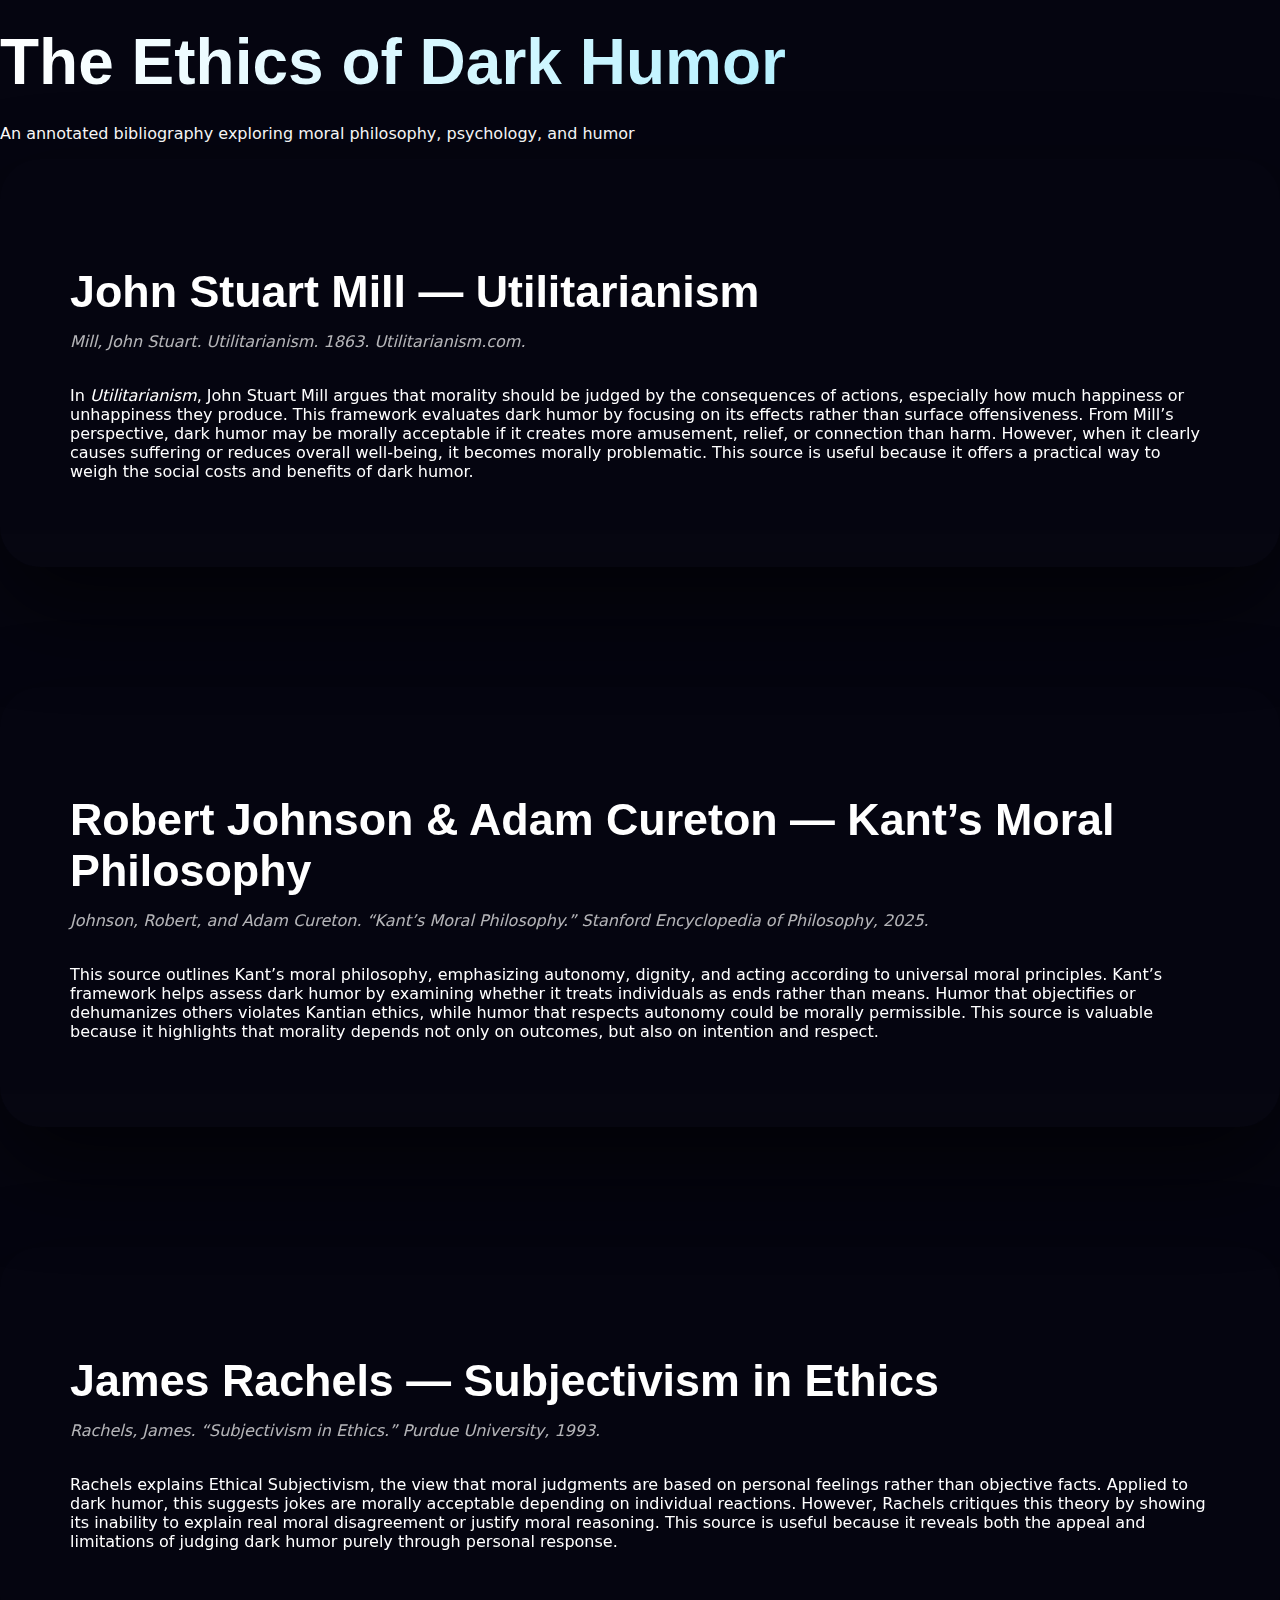
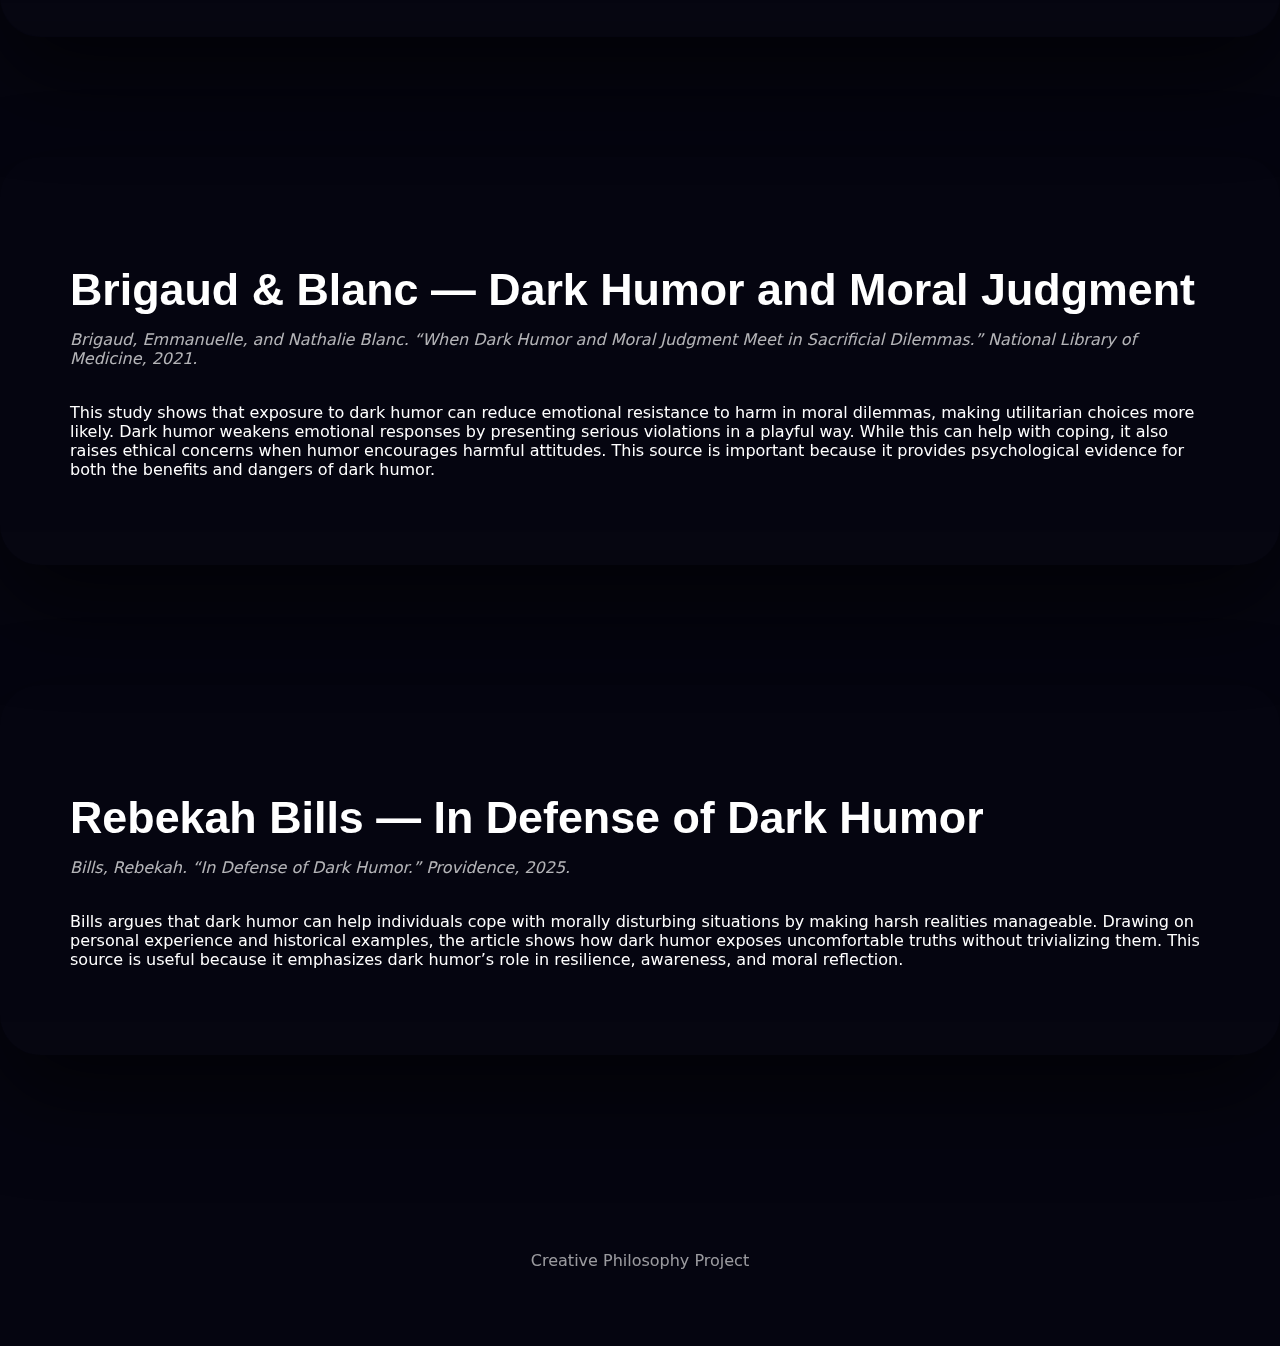
<file: index.html>
<!DOCTYPE html>
<html>
<head>
  <title>The Ethics of Dark Humor</title>
  <link rel="stylesheet" href="style.css">
</head>

<body>

  <header>
    <h1>The Ethics of Dark Humor</h1>
    <p class="subtitle">
      An annotated bibliography exploring moral philosophy, psychology, and humor
    </p>
  </header>

  <main>

    <section class="card">
      <h2>John Stuart Mill — Utilitarianism</h2>
      <p class="citation">
        Mill, John Stuart. <em>Utilitarianism.</em> 1863. Utilitarianism.com.
      </p>
      <p>
        In <em>Utilitarianism</em>, John Stuart Mill argues that morality should be judged
        by the consequences of actions, especially how much happiness or unhappiness
        they produce. This framework evaluates dark humor by focusing on its effects
        rather than surface offensiveness. From Mill’s perspective, dark humor may be
        morally acceptable if it creates more amusement, relief, or connection than
        harm. However, when it clearly causes suffering or reduces overall well-being,
        it becomes morally problematic. This source is useful because it offers a
        practical way to weigh the social costs and benefits of dark humor.
      </p>
    </section>

    <section class="card">
      <h2>Robert Johnson & Adam Cureton — Kant’s Moral Philosophy</h2>
      <p class="citation">
        Johnson, Robert, and Adam Cureton. “Kant’s Moral Philosophy.” 
        <em>Stanford Encyclopedia of Philosophy</em>, 2025.
      </p>
      <p>
        This source outlines Kant’s moral philosophy, emphasizing autonomy, dignity,
        and acting according to universal moral principles. Kant’s framework helps
        assess dark humor by examining whether it treats individuals as ends rather
        than means. Humor that objectifies or dehumanizes others violates Kantian
        ethics, while humor that respects autonomy could be morally permissible.
        This source is valuable because it highlights that morality depends not only
        on outcomes, but also on intention and respect.
      </p>
    </section>

    <section class="card">
      <h2>James Rachels — Subjectivism in Ethics</h2>
      <p class="citation">
        Rachels, James. “Subjectivism in Ethics.” Purdue University, 1993.
      </p>
      <p>
        Rachels explains Ethical Subjectivism, the view that moral judgments are based
        on personal feelings rather than objective facts. Applied to dark humor, this
        suggests jokes are morally acceptable depending on individual reactions.
        However, Rachels critiques this theory by showing its inability to explain real
        moral disagreement or justify moral reasoning. This source is useful because
        it reveals both the appeal and limitations of judging dark humor purely through
        personal response.
      </p>
    </section>

    <section class="card">
      <h2>Brigaud & Blanc — Dark Humor and Moral Judgment</h2>
      <p class="citation">
        Brigaud, Emmanuelle, and Nathalie Blanc. “When Dark Humor and Moral Judgment Meet
        in Sacrificial Dilemmas.” National Library of Medicine, 2021.
      </p>
      <p>
        This study shows that exposure to dark humor can reduce emotional resistance
        to harm in moral dilemmas, making utilitarian choices more likely. Dark humor
        weakens emotional responses by presenting serious violations in a playful way.
        While this can help with coping, it also raises ethical concerns when humor
        encourages harmful attitudes. This source is important because it provides
        psychological evidence for both the benefits and dangers of dark humor.
      </p>
    </section>

    <section class="card">
      <h2>Rebekah Bills — In Defense of Dark Humor</h2>
      <p class="citation">
        Bills, Rebekah. “In Defense of Dark Humor.” <em>Providence</em>, 2025.
      </p>
      <p>
        Bills argues that dark humor can help individuals cope with morally disturbing
        situations by making harsh realities manageable. Drawing on personal experience
        and historical examples, the article shows how dark humor exposes uncomfortable
        truths without trivializing them. This source is useful because it emphasizes
        dark humor’s role in resilience, awareness, and moral reflection.
      </p>
    </section>

  </main>

  <footer>
    <p>Creative Philosophy Project</p>
  </footer>

</body>
</html>
</file>
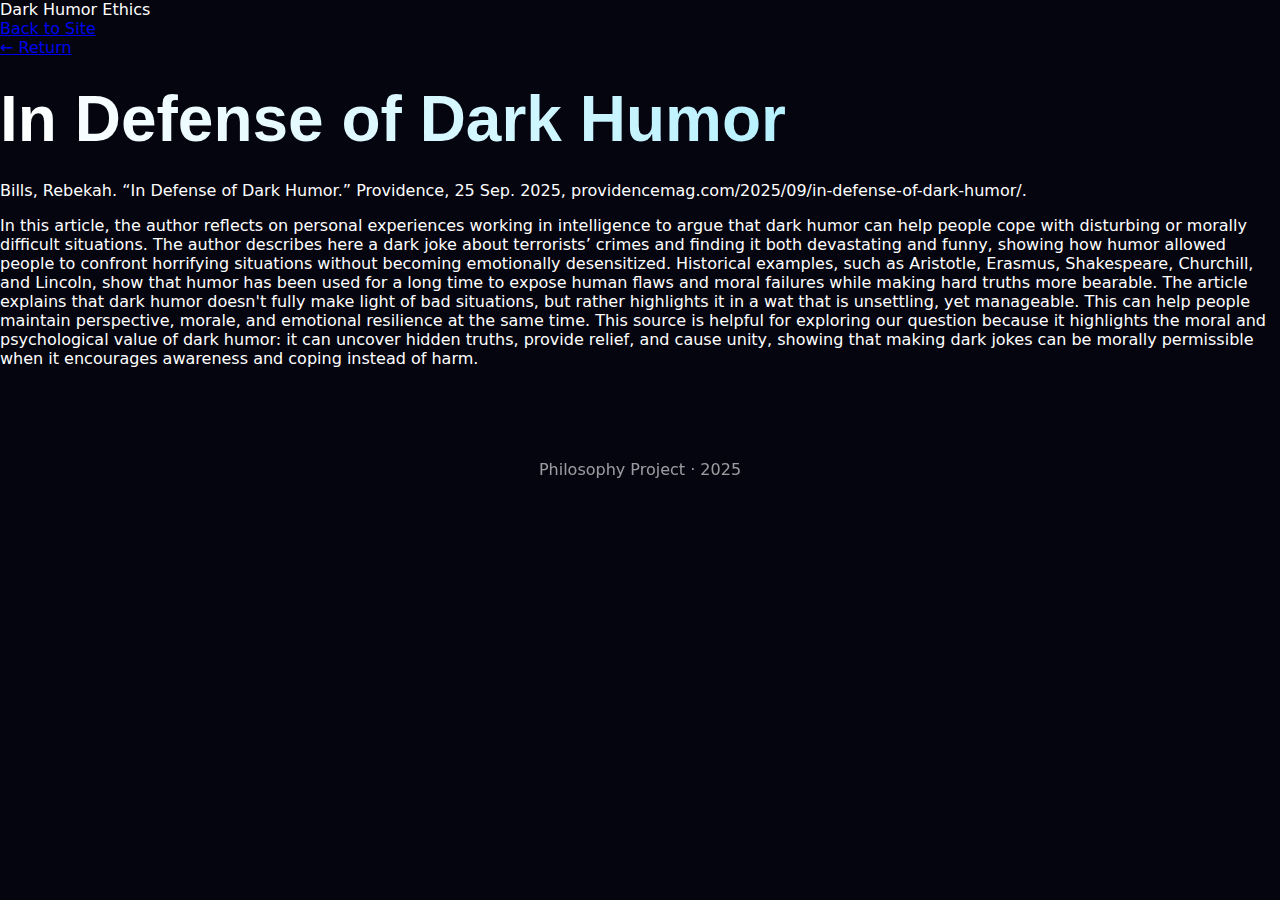
<file: defense.html>
<!DOCTYPE html>
<html lang="en">
<head>
  <meta charset="UTF-8">
  <meta name="viewport" content="width=device-width, initial-scale=1.0">
  <title>Defense — Dark Humor Ethics</title>

  <link rel="preconnect" href="https://fonts.googleapis.com">
  <link rel="preconnect" href="https://fonts.gstatic.com" crossorigin>
  <link href="https://fonts.googleapis.com/css2?family=Inter:wght@400;500;600&family=Space+Grotesk:wght@600;700&display=swap" rel="stylesheet">

  <link rel="stylesheet" href="style.css">
</head>

<body>

  <header class="topbar">
    <div class="brand">
      <span class="brandDot"></span>
      <span class="brandText">Dark Humor Ethics</span>
    </div>
    <nav class="topnav">
      <a href="index.html#defense" class="navLink nav-defense">Back to Site</a>
    </nav>
  </header>

  <main class="pageShell">
    <section class="detailCard" style="--accent: var(--def);">
      <div class="backRow">
        <a class="backLink" href="index.html#defense">← Return</a>
      </div>

      <h1 class="detailTitle">In Defense of Dark Humor</h1>
      <p class="detailMeta">Bills, Rebekah. “In Defense of Dark Humor.” Providence, 25 Sep. 2025, providencemag.com/2025/09/in-defense-of-dark-humor/.</p>

      <p>
        In this article, the author reflects on personal experiences working in intelligence to argue that dark humor can help people cope with disturbing or morally difficult situations. The author describes here a dark joke about terrorists’ crimes and finding it both devastating and funny, showing how humor allowed people to confront horrifying situations without becoming emotionally desensitized. Historical examples, such as Aristotle, Erasmus, Shakespeare, Churchill, and Lincoln, show that humor has been used for a long time to expose human flaws and moral failures while making hard truths more bearable. The article explains that dark humor doesn't fully make light of bad situations, but rather highlights it in a wat that is unsettling, yet manageable. This can help people maintain perspective, morale, and emotional resilience at the same time. This source is helpful for exploring our question because it highlights the moral and psychological value of dark humor: it can uncover hidden truths, provide relief, and cause unity, showing that making dark jokes can be morally permissible when it encourages awareness and coping instead of harm.
      </p>
    </section>
  </main>

  <footer>
    <p>Philosophy Project · 2025</p>
  </footer>

</body>
</html>
</file>
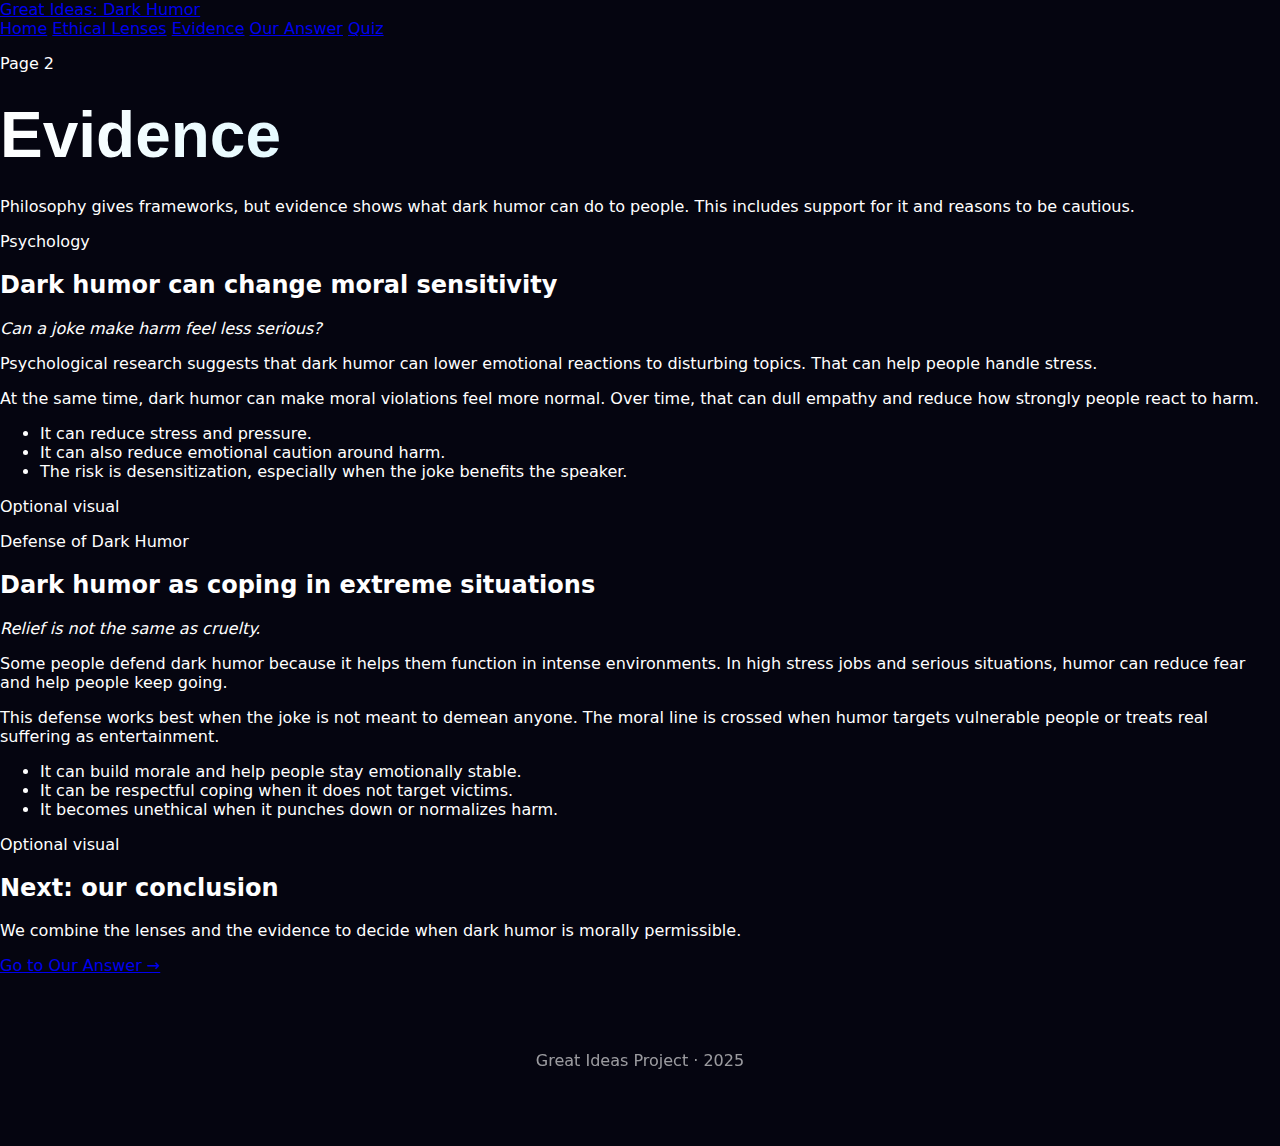
<file: evidence.html>
<!DOCTYPE html>
<html lang="en">
<head>
  <meta charset="UTF-8">
  <meta name="viewport" content="width=device-width, initial-scale=1.0">
  <title>Evidence · Dark Humor</title>

  <link rel="preconnect" href="https://fonts.googleapis.com">
  <link rel="preconnect" href="https://fonts.gstatic.com" crossorigin>
  <link href="https://fonts.googleapis.com/css2?family=Inter:wght@400;500;600&family=Space+Grotesk:wght@600;700&display=swap" rel="stylesheet">

  <link rel="stylesheet" href="style.css">
</head>

<body class="page-evidence">

  <header class="topbar">
    <a class="brand" href="index.html">
      <span class="brandDot"></span>
      <span class="brandText">Great Ideas: Dark Humor</span>
    </a>

    <nav class="topnav">
      <a class="navLink" href="index.html">Home</a>
      <a class="navLink" href="lenses.html">Ethical Lenses</a>
      <a class="navLink active" href="evidence.html">Evidence</a>
      <a class="navLink" href="verdict.html">Our Answer</a>
      <a class="navLink nav-quiz" href="quiz.html">Quiz</a>
    </nav>
  </header>

  <section class="pageHero">
    <div class="pageHeroInner reveal">
      <p class="pageLabel">Page 2</p>
      <h1 class="pageTitle">Evidence</h1>
      <p class="pageSub">
        Philosophy gives frameworks, but evidence shows what dark humor can do to people. This includes support for it
        and reasons to be cautious.
      </p>
    </div>
  </section>

  <main class="container">

    <section class="splitCard reveal" style="--accent: var(--psych);">
      <div class="splitInner">
        <div class="splitText">
          <p class="kicker">Psychology</p>
          <h2 class="sectionTitle">Dark humor can change moral sensitivity</h2>
          <p class="leadQuestion"><em>Can a joke make harm feel less serious?</em></p>

          <p class="para">
            Psychological research suggests that dark humor can lower emotional reactions to disturbing topics.
            That can help people handle stress.
          </p>
          <p class="para">
            At the same time, dark humor can make moral violations feel more normal. Over time, that can dull empathy
            and reduce how strongly people react to harm.
          </p>

          <ul class="bullets">
            <li>It can reduce stress and pressure.</li>
            <li>It can also reduce emotional caution around harm.</li>
            <li>The risk is desensitization, especially when the joke benefits the speaker.</li>
          </ul>
        </div>

        <div class="splitVisual">
          <div class="visualSlot">Optional visual</div>
        </div>
      </div>
    </section>

    <section class="splitCard reverse reveal" style="--accent: var(--def);">
      <div class="splitInner">
        <div class="splitText">
          <p class="kicker">Defense of Dark Humor</p>
          <h2 class="sectionTitle">Dark humor as coping in extreme situations</h2>
          <p class="leadQuestion"><em>Relief is not the same as cruelty.</em></p>

          <p class="para">
            Some people defend dark humor because it helps them function in intense environments. In high stress jobs
            and serious situations, humor can reduce fear and help people keep going.
          </p>
          <p class="para">
            This defense works best when the joke is not meant to demean anyone. The moral line is crossed when humor
            targets vulnerable people or treats real suffering as entertainment.
          </p>

          <ul class="bullets">
            <li>It can build morale and help people stay emotionally stable.</li>
            <li>It can be respectful coping when it does not target victims.</li>
            <li>It becomes unethical when it punches down or normalizes harm.</li>
          </ul>
        </div>

        <div class="splitVisual">
          <div class="visualSlot">Optional visual</div>
        </div>
      </div>
    </section>

    <section class="nextStep reveal">
      <div class="nextStepInner">
        <h2 class="nextStepTitle">Next: our conclusion</h2>
        <p class="nextStepText">
          We combine the lenses and the evidence to decide when dark humor is morally permissible.
        </p>
        <a class="buttonPrimary accentHover accent-verdict" href="verdict.html">Go to Our Answer →</a>
      </div>
    </section>

  </main>

  <footer class="footer">
    <p>Great Ideas Project · 2025</p>
  </footer>

  <script>
    var revealItems = document.querySelectorAll(".reveal");

    var observer = new IntersectionObserver(
      function(entries) {
        for (var i = 0; i < entries.length; i++) {
          var entry = entries[i];
          if (entry.isIntersecting) {
            entry.target.classList.add("inView");
            observer.unobserve(entry.target);
          }
        }
      },
      { threshold: 0.15 }
    );

    for (var j = 0; j < revealItems.length; j++) {
      observer.observe(revealItems[j]);
    }
  </script>

</body>
</html>
</file>
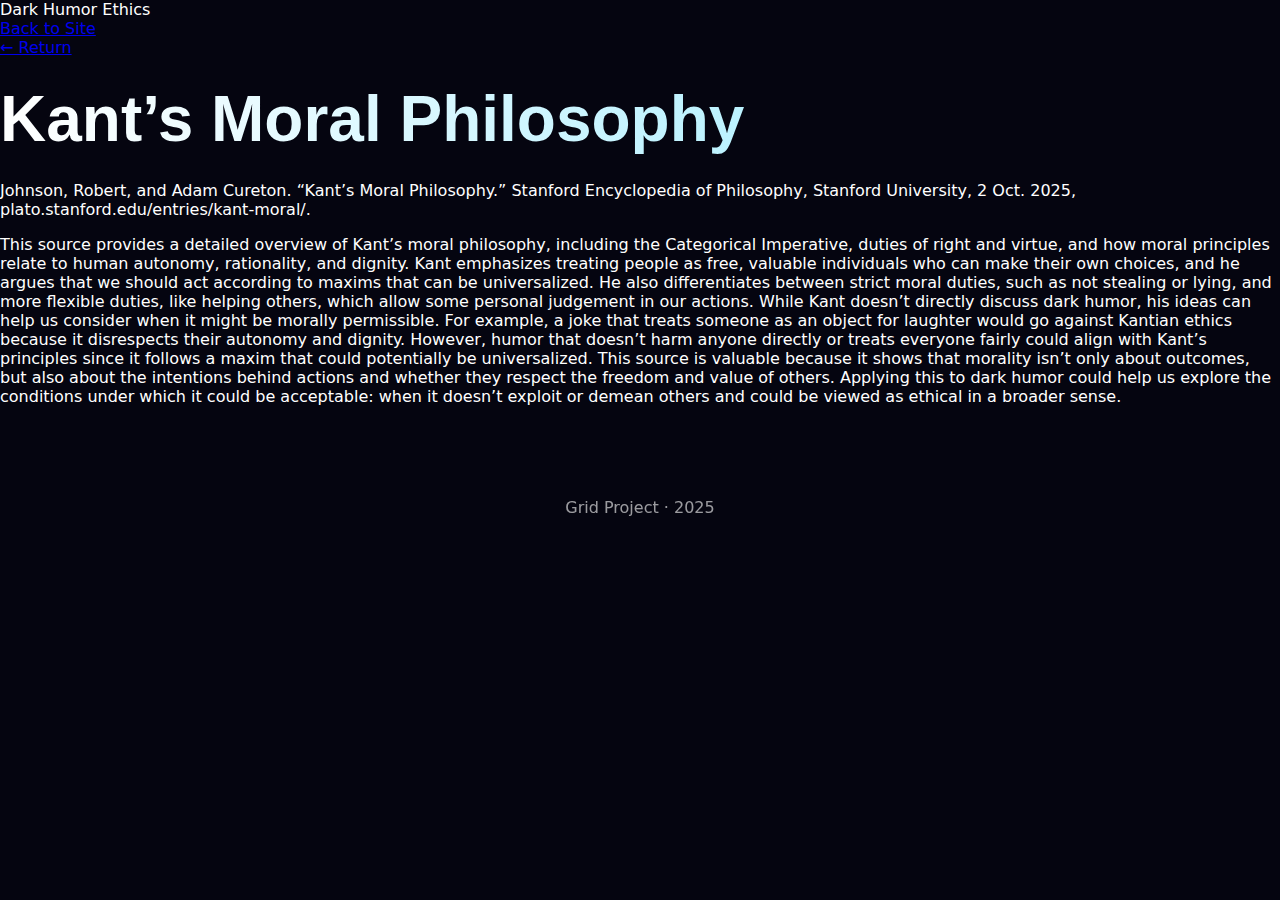
<file: kant.html>
<!DOCTYPE html>
<html lang="en">
<head>
  <meta charset="UTF-8">
  <meta name="viewport" content="width=device-width, initial-scale=1.0">
  <title>Kant — Dark Humor Ethics</title>

  <link rel="preconnect" href="https://fonts.googleapis.com">
  <link rel="preconnect" href="https://fonts.gstatic.com" crossorigin>
  <link href="https://fonts.googleapis.com/css2?family=Inter:wght@400;500;600&family=Space+Grotesk:wght@600;700&display=swap" rel="stylesheet">

  <link rel="stylesheet" href="style.css">
</head>

<body>

  <header class="topbar">
    <div class="brand">
      <span class="brandDot"></span>
      <span class="brandText">Dark Humor Ethics</span>
    </div>
    <nav class="topnav">
      <a href="index.html#kant" class="navLink nav-kant">Back to Site</a>
    </nav>
  </header>

  <main class="pageShell">
    <section class="detailCard" style="--accent: var(--kant);">
      <div class="backRow">
        <a class="backLink" href="index.html#kant">← Return</a>
      </div>

      <h1 class="detailTitle">Kant’s Moral Philosophy</h1>
      <p class="detailMeta">Johnson, Robert, and Adam Cureton. “Kant’s Moral Philosophy.” Stanford Encyclopedia of Philosophy, Stanford University, 2 Oct. 2025, plato.stanford.edu/entries/kant-moral/.</p>

      <p>
        This source provides a detailed overview of Kant’s moral philosophy, including the Categorical Imperative, duties of right and virtue, and how moral principles relate to human autonomy, rationality, and dignity. Kant emphasizes treating people as free, valuable individuals who can make their own choices, and he argues that we should act according to maxims that can be universalized. He also differentiates between strict moral duties, such as not stealing or lying, and more flexible duties, like helping others, which allow some personal judgement in our actions. While Kant doesn’t directly discuss dark humor, his ideas can help us consider when it might be morally permissible. For example, a joke that treats someone as an object for laughter would go against Kantian ethics because it disrespects their autonomy and dignity. However, humor that doesn’t harm anyone directly or treats everyone fairly could align with Kant’s principles since it follows a maxim that could potentially be universalized. This source is valuable because it shows that morality isn’t only about outcomes, but also about the intentions behind actions and whether they respect the freedom and value of others. Applying this to dark humor could help us explore the conditions under which it could be acceptable: when it doesn’t exploit or demean others and could be viewed as ethical in a broader sense.
      </p>
    </section>
  </main>

  <footer>
    <p>Grid Project · 2025</p>
  </footer>

</body>
</html>
</file>
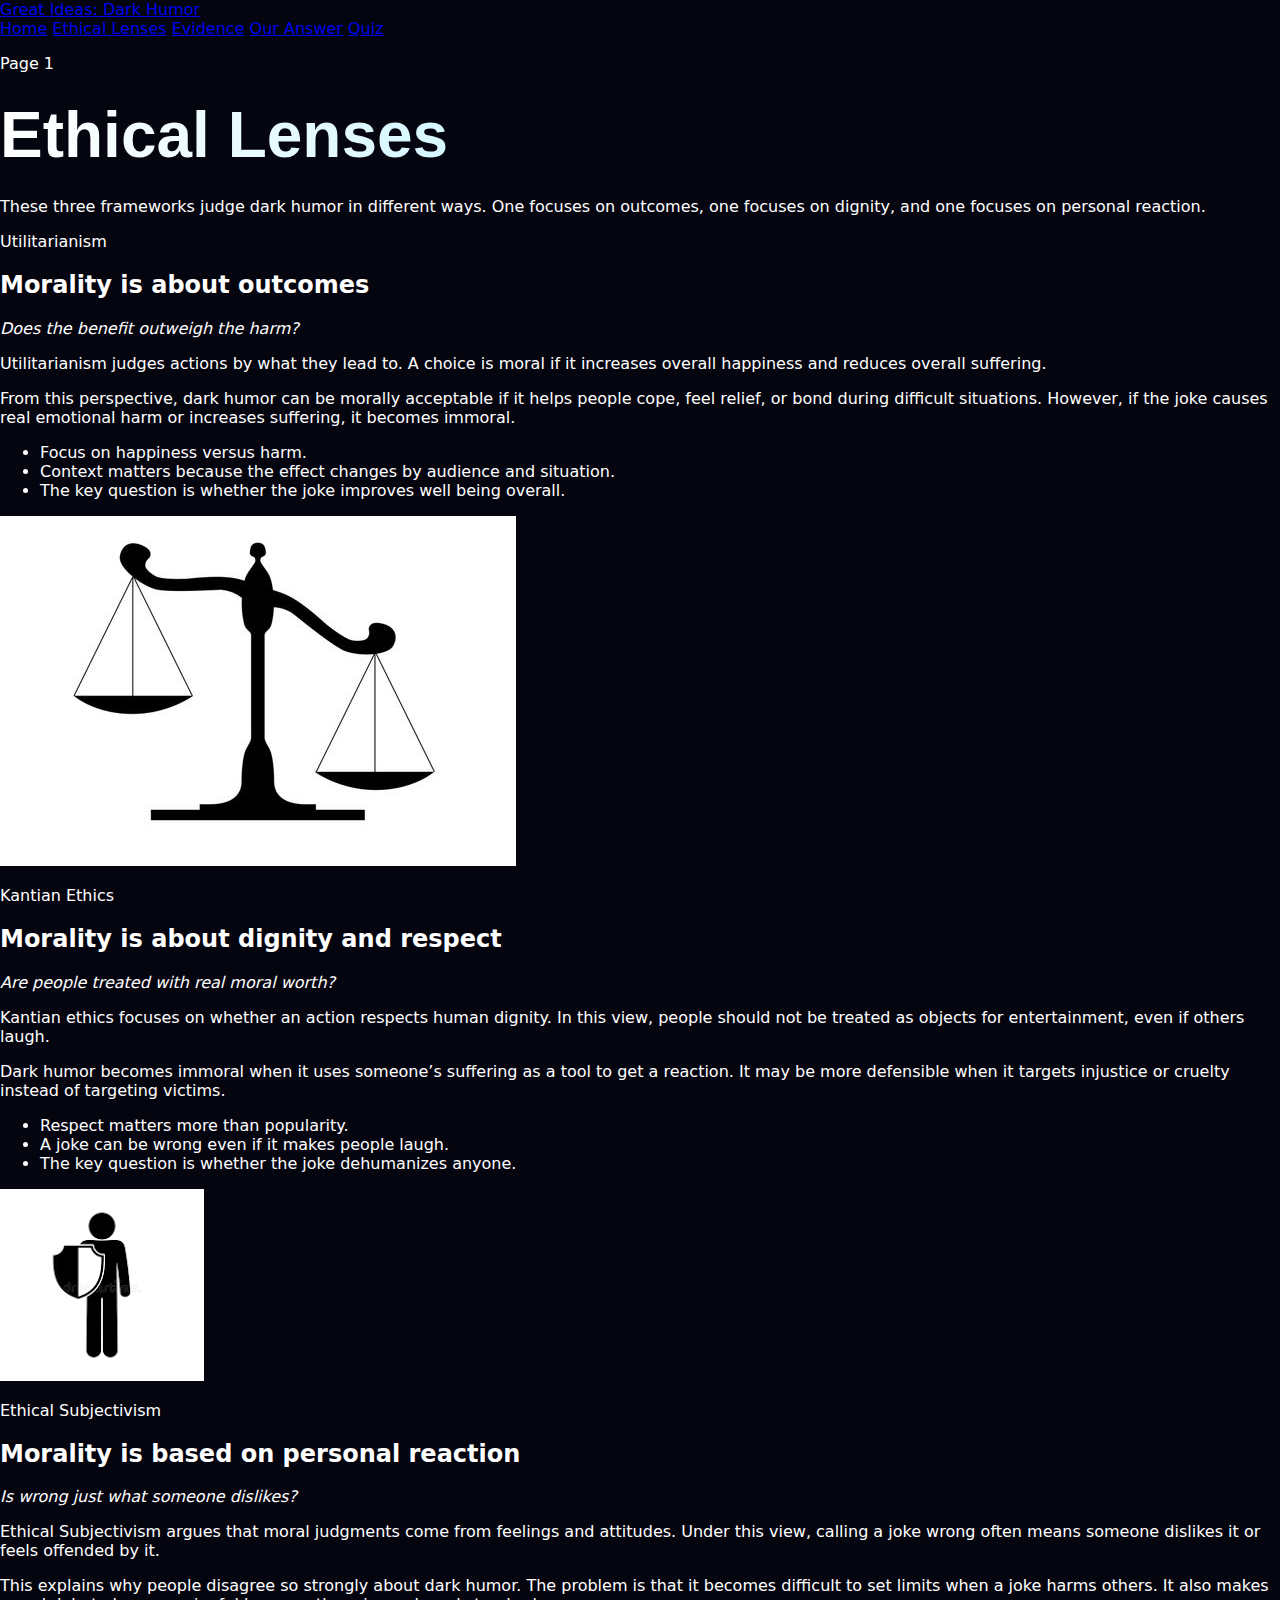
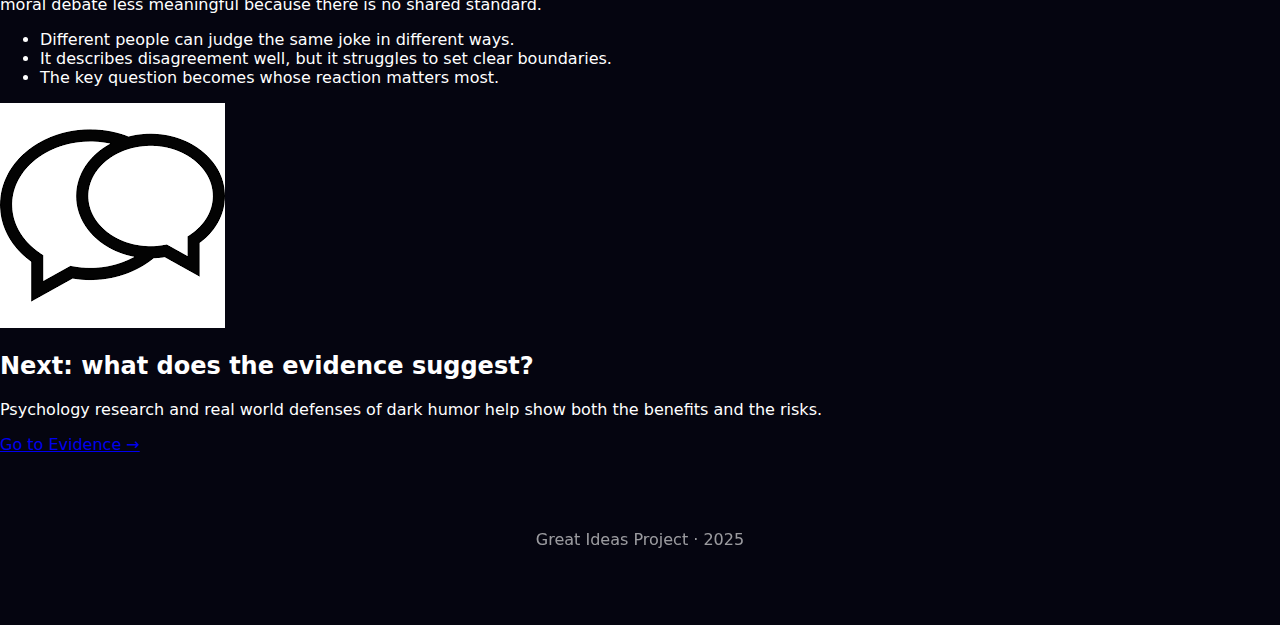
<file: lenses.html>
<!DOCTYPE html>
<html lang="en">
<head>
  <meta charset="UTF-8">
  <meta name="viewport" content="width=device-width, initial-scale=1.0">
  <title>Ethical Lenses · Dark Humor</title>

  <link rel="preconnect" href="https://fonts.googleapis.com">
  <link rel="preconnect" href="https://fonts.gstatic.com" crossorigin>
  <link href="https://fonts.googleapis.com/css2?family=Inter:wght@400;500;600&family=Space+Grotesk:wght@600;700&display=swap" rel="stylesheet">

  <link rel="stylesheet" href="style.css">
</head>

<body class="page-lenses">

  <header class="topbar">
    <a class="brand" href="index.html">
      <span class="brandDot"></span>
      <span class="brandText">Great Ideas: Dark Humor</span>
    </a>

    <nav class="topnav">
      <a class="navLink" href="index.html">Home</a>
      <a class="navLink active" href="lenses.html">Ethical Lenses</a>
      <a class="navLink" href="evidence.html">Evidence</a>
      <a class="navLink" href="verdict.html">Our Answer</a>
      <a class="navLink nav-quiz" href="quiz.html">Quiz</a>
    </nav>
  </header>

  <section class="pageHero">
    <div class="pageHeroInner reveal">
      <p class="pageLabel">Page 1</p>
      <h1 class="pageTitle">Ethical Lenses</h1>
      <p class="pageSub">
        These three frameworks judge dark humor in different ways. One focuses on outcomes, one focuses on dignity,
        and one focuses on personal reaction.
      </p>
    </div>
  </section>

  <main class="container">

    <section class="splitCard reveal" style="--accent: var(--util);">
      <div class="splitInner">
        <div class="splitText">
          <p class="kicker">Utilitarianism</p>
          <h2 class="sectionTitle">Morality is about outcomes</h2>
          <p class="leadQuestion"><em>Does the benefit outweigh the harm?</em></p>

          <p class="para">
            Utilitarianism judges actions by what they lead to. A choice is moral if it increases overall happiness
            and reduces overall suffering.
          </p>
          <p class="para">
            From this perspective, dark humor can be morally acceptable if it helps people cope, feel relief, or bond
            during difficult situations. However, if the joke causes real emotional harm or increases suffering, it
            becomes immoral.
          </p>

          <ul class="bullets">
            <li>Focus on happiness versus harm.</li>
            <li>Context matters because the effect changes by audience and situation.</li>
            <li>The key question is whether the joke improves well being overall.</li>
          </ul>
        </div>

        <div class="splitVisual">
          <img src="images/utilitarianism.jpg" alt="Balance scale representing utilitarianism">
        </div>
      </div>
    </section>

    <section class="splitCard reverse reveal" style="--accent: var(--kant);">
      <div class="splitInner">
        <div class="splitText">
          <p class="kicker">Kantian Ethics</p>
          <h2 class="sectionTitle">Morality is about dignity and respect</h2>
          <p class="leadQuestion"><em>Are people treated with real moral worth?</em></p>

          <p class="para">
            Kantian ethics focuses on whether an action respects human dignity. In this view, people should not be
            treated as objects for entertainment, even if others laugh.
          </p>
          <p class="para">
            Dark humor becomes immoral when it uses someone’s suffering as a tool to get a reaction. It may be more
            defensible when it targets injustice or cruelty instead of targeting victims.
          </p>

          <ul class="bullets">
            <li>Respect matters more than popularity.</li>
            <li>A joke can be wrong even if it makes people laugh.</li>
            <li>The key question is whether the joke dehumanizes anyone.</li>
          </ul>
        </div>

        <div class="splitVisual">
          <img src="images/kant.png" alt="Symbol representing human dignity and moral boundaries">
        </div>
      </div>
    </section>

    <section class="splitCard reveal" style="--accent: var(--subj);">
      <div class="splitInner">
        <div class="splitText">
          <p class="kicker">Ethical Subjectivism</p>
          <h2 class="sectionTitle">Morality is based on personal reaction</h2>
          <p class="leadQuestion"><em>Is wrong just what someone dislikes?</em></p>

          <p class="para">
            Ethical Subjectivism argues that moral judgments come from feelings and attitudes. Under this view,
            calling a joke wrong often means someone dislikes it or feels offended by it.
          </p>
          <p class="para">
            This explains why people disagree so strongly about dark humor. The problem is that it becomes difficult
            to set limits when a joke harms others. It also makes moral debate less meaningful because there is no
            shared standard.
          </p>

          <ul class="bullets">
            <li>Different people can judge the same joke in different ways.</li>
            <li>It describes disagreement well, but it struggles to set clear boundaries.</li>
            <li>The key question becomes whose reaction matters most.</li>
          </ul>
        </div>

        <div class="splitVisual">
          <img src="images/subjectivism.png" alt="Different perspectives representing ethical subjectivism">
        </div>
      </div>
    </section>

    <section class="nextStep reveal">
      <div class="nextStepInner">
        <h2 class="nextStepTitle">Next: what does the evidence suggest?</h2>
        <p class="nextStepText">
          Psychology research and real world defenses of dark humor help show both the benefits and the risks.
        </p>
        <a class="buttonPrimary accentHover accent-evidence" href="evidence.html">Go to Evidence →</a>
      </div>
    </section>

  </main>

  <footer class="footer">
    <p>Great Ideas Project · 2025</p>
  </footer>

  <script>
    var revealItems = document.querySelectorAll(".reveal");

    var observer = new IntersectionObserver(
      function(entries) {
        for (var i = 0; i < entries.length; i++) {
          var entry = entries[i];
          if (entry.isIntersecting) {
            entry.target.classList.add("inView");
            observer.unobserve(entry.target);
          }
        }
      },
      { threshold: 0.15 }
    );

    for (var j = 0; j < revealItems.length; j++) {
      observer.observe(revealItems[j]);
    }
  </script>

</body>
</html>
</file>
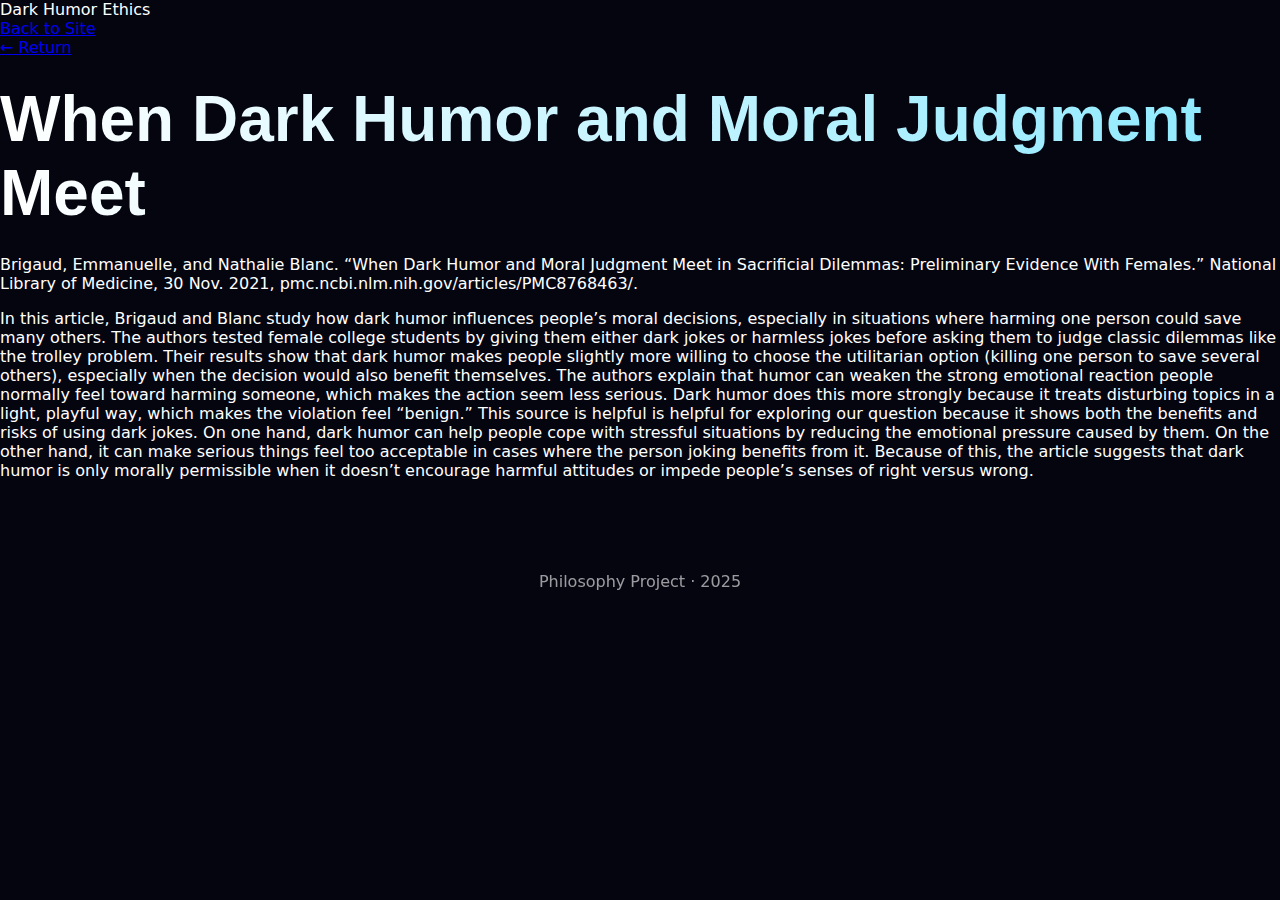
<file: psychology.html>
<!DOCTYPE html>
<html lang="en">
<head>
  <meta charset="UTF-8">
  <meta name="viewport" content="width=device-width, initial-scale=1.0">
  <title>Psychology — Dark Humor Ethics</title>

  <link rel="preconnect" href="https://fonts.googleapis.com">
  <link rel="preconnect" href="https://fonts.gstatic.com" crossorigin>
  <link href="https://fonts.googleapis.com/css2?family=Inter:wght@400;500;600&family=Space+Grotesk:wght@600;700&display=swap" rel="stylesheet">

  <link rel="stylesheet" href="style.css">
</head>

<body>

  <header class="topbar">
    <div class="brand">
      <span class="brandDot"></span>
      <span class="brandText">Dark Humor Ethics</span>
    </div>
    <nav class="topnav">
      <a href="index.html#psych" class="navLink nav-psych">Back to Site</a>
    </nav>
  </header>

  <main class="pageShell">
    <section class="detailCard" style="--accent: var(--psych);">
      <div class="backRow">
        <a class="backLink" href="index.html#psych">← Return</a>
      </div>

      <h1 class="detailTitle">When Dark Humor and Moral Judgment Meet</h1>
      <p class="detailMeta">Brigaud, Emmanuelle, and Nathalie Blanc. “When Dark Humor and Moral Judgment Meet in Sacrificial Dilemmas: Preliminary Evidence With Females.” National Library of Medicine, 30 Nov. 2021, pmc.ncbi.nlm.nih.gov/articles/PMC8768463/.</p>

      <p>
        In this article, Brigaud and Blanc study how dark humor influences people’s moral decisions, especially in situations where harming one person could save many others. The authors tested female college students by giving them either dark jokes or harmless jokes before asking them to judge classic dilemmas like the trolley problem. Their results show that dark humor makes people slightly more willing to choose the utilitarian option (killing one person to save several others), especially when the decision would also benefit themselves. The authors explain that humor can weaken the strong emotional reaction people normally feel toward harming someone, which makes the action seem less serious. Dark humor does this more strongly because it treats disturbing topics in a light, playful way, which makes the violation feel “benign.” This source is helpful is helpful for exploring our question because it shows both the benefits and risks of using dark jokes. On one hand, dark humor can help people cope with stressful situations by reducing the emotional pressure caused by them. On the other hand, it can make serious things feel too acceptable in cases where the person joking benefits from it. Because of this, the article suggests that dark humor is only morally permissible when it doesn’t encourage harmful attitudes or impede people’s senses of right versus wrong.
      </p>
    </section>
  </main>

  <footer>
    <p>Philosophy Project · 2025</p>
  </footer>

</body>
</html>
</file>
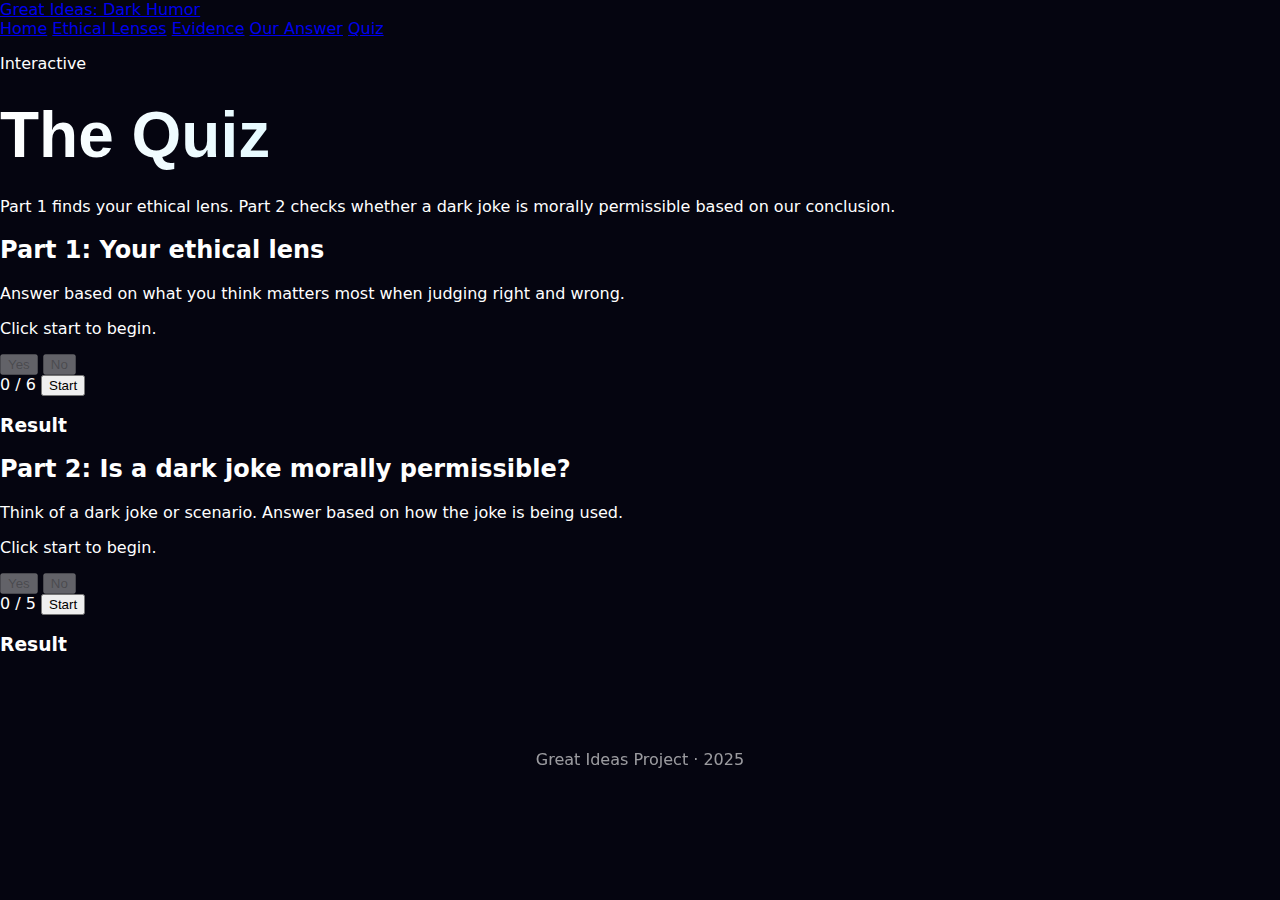
<file: quiz.html>
<!DOCTYPE html>
<html lang="en">
<head>
  <meta charset="UTF-8">
  <meta name="viewport" content="width=device-width, initial-scale=1.0">
  <title>Quiz · Dark Humor</title>

  <link rel="preconnect" href="https://fonts.googleapis.com">
  <link rel="preconnect" href="https://fonts.gstatic.com" crossorigin>
  <link href="https://fonts.googleapis.com/css2?family=Inter:wght@400;500;600&family=Space+Grotesk:wght@600;700&display=swap" rel="stylesheet">

  <link rel="stylesheet" href="style.css">
</head>

<body class="page-quiz">

  <header class="topbar">
    <a class="brand" href="index.html">
      <span class="brandDot"></span>
      <span class="brandText">Great Ideas: Dark Humor</span>
    </a>

    <nav class="topnav">
      <a class="navLink" href="index.html">Home</a>
      <a class="navLink" href="lenses.html">Ethical Lenses</a>
      <a class="navLink" href="evidence.html">Evidence</a>
      <a class="navLink" href="verdict.html">Our Answer</a>
      <a class="navLink nav-quiz active" href="quiz.html">Quiz</a>
    </nav>
  </header>

  <section class="pageHero">
    <div class="pageHeroInner reveal">
      <p class="pageLabel">Interactive</p>
      <h1 class="pageTitle">The Quiz</h1>
      <p class="pageSub">
        Part 1 finds your ethical lens. Part 2 checks whether a dark joke is morally permissible based on our conclusion.
      </p>
    </div>
  </section>

  <main class="container">

    <section class="quizGrid">

      <div class="quizCard reveal">
        <h2 class="quizTitle">Part 1: Your ethical lens</h2>
        <p class="quizSub">
          Answer based on what you think matters most when judging right and wrong.
        </p>

        <div class="quizPanel" id="lensPanel">
          <p class="quizPrompt" id="lensPrompt">Click start to begin.</p>

          <div class="quizButtons">
            <button class="choiceButton accentHover accent-quiz" id="lensYes" disabled>Yes</button>
            <button class="choiceButton accentHover accent-quiz" id="lensNo" disabled>No</button>
          </div>

          <div class="quizMeta">
            <span id="lensProgress">0 / 6</span>
            <button class="smallButton accentHover accent-quiz" id="lensStart">Start</button>
          </div>

          <div class="quizResult hidden" id="lensResult">
            <h3 class="resultTitle" id="lensResultTitle">Result</h3>
            <p class="resultText" id="lensResultText"></p>
          </div>
        </div>
      </div>

      <div class="quizCard reveal">
        <h2 class="quizTitle">Part 2: Is a dark joke morally permissible?</h2>
        <p class="quizSub">
          Think of a dark joke or scenario. Answer based on how the joke is being used.
        </p>

        <div class="quizPanel" id="permPanel">
          <p class="quizPrompt" id="permPrompt">Click start to begin.</p>

          <div class="quizButtons">
            <button class="choiceButton accentHover accent-quiz" id="permYes" disabled>Yes</button>
            <button class="choiceButton accentHover accent-quiz" id="permNo" disabled>No</button>
          </div>

          <div class="quizMeta">
            <span id="permProgress">0 / 5</span>
            <button class="smallButton accentHover accent-quiz" id="permStart">Start</button>
          </div>

          <div class="quizResult hidden" id="permResult">
            <h3 class="resultTitle" id="permResultTitle">Result</h3>
            <p class="resultText" id="permResultText"></p>
          </div>
        </div>
      </div>

    </section>

  </main>

  <footer class="footer">
    <p>Great Ideas Project · 2025</p>
  </footer>

  <script>
    var lensQuestions = [
      { text: "Outcomes matter more than intentions when judging right and wrong.", lens: "utilitarian" },
      { text: "Some actions are wrong even if they lead to good results.", lens: "kantian" },
      { text: "Moral judgments are mostly personal reactions, not objective rules.", lens: "subjectivist" },
      { text: "If a joke helps most people feel better, it can be morally acceptable.", lens: "utilitarian" },
      { text: "A joke is wrong if it uses someone’s pain as entertainment.", lens: "kantian" },
      { text: "If someone feels a joke is fine, then it is fine for them.", lens: "subjectivist" }
    ];

    var permQuestions = [
      { text: "Is the joke being used in a serious, stressful, or emotionally difficult situation?", required: true },
      { text: "Is the intent to lift the mood or help people cope, not to insult or show off?", required: true },
      { text: "Does it avoid targeting a vulnerable person or group?", required: true },
      { text: "Would it still feel acceptable if the subject of the joke were present?", required: true },
      { text: "Does it reduce suffering instead of dismissing it?", required: false }
    ];

    var lensIndex = 0;
    var permIndex = 0;

    var lensScores = { utilitarian: 0, kantian: 0, subjectivist: 0 };
    var permAnswers = [];

    var lensPrompt = document.getElementById("lensPrompt");
    var lensProgress = document.getElementById("lensProgress");
    var lensYes = document.getElementById("lensYes");
    var lensNo = document.getElementById("lensNo");
    var lensStart = document.getElementById("lensStart");
    var lensResult = document.getElementById("lensResult");
    var lensResultTitle = document.getElementById("lensResultTitle");
    var lensResultText = document.getElementById("lensResultText");

    var permPrompt = document.getElementById("permPrompt");
    var permProgress = document.getElementById("permProgress");
    var permYes = document.getElementById("permYes");
    var permNo = document.getElementById("permNo");
    var permStart = document.getElementById("permStart");
    var permResult = document.getElementById("permResult");
    var permResultTitle = document.getElementById("permResultTitle");
    var permResultText = document.getElementById("permResultText");

    function updateLensUI() {
      lensProgress.textContent = lensIndex + " / " + lensQuestions.length;

      if (lensIndex >= lensQuestions.length) {
        lensYes.disabled = true;
        lensNo.disabled = true;

        var utilScore = lensScores.utilitarian;
        var kantScore = lensScores.kantian;
        var subjScore = lensScores.subjectivist;

        var maxScore = utilScore;
        if (kantScore > maxScore) { maxScore = kantScore; }
        if (subjScore > maxScore) { maxScore = subjScore; }

        var topLenses = [];
        if (utilScore === maxScore) { topLenses.push("Utilitarian"); }
        if (kantScore === maxScore) { topLenses.push("Kantian"); }
        if (subjScore === maxScore) { topLenses.push("Subjectivist"); }

        lensResult.classList.remove("hidden");

        if (topLenses.length === 1) {
          lensResultTitle.textContent = "You lean " + topLenses[0];
        } else {
          lensResultTitle.textContent = "You are a mix";
        }

        lensResultText.textContent =
          "Based on your answers, your closest match is: " + topLenses.join(" + ") +
          ". It just shows what you prioritize when judging moral questions.";

        lensPrompt.textContent = "Finished. You can start Part 2 now.";
        return;
      }

      lensPrompt.textContent = lensQuestions[lensIndex].text;
      lensYes.disabled = false;
      lensNo.disabled = false;
    }

    function updatePermUI() {
      permProgress.textContent = permIndex + " / " + permQuestions.length;

      if (permIndex >= permQuestions.length) {
        permYes.disabled = true;
        permNo.disabled = true;

        var requiredPass = true;
        for (var i = 0; i < permQuestions.length; i++) {
          if (permQuestions[i].required === true) {
            if (permAnswers[i] !== true) {
              requiredPass = false;
            }
          }
        }

        var confidenceBoost = false;
        if (permAnswers.length === permQuestions.length) {
          if (permAnswers[4] === true) { confidenceBoost = true; }
        }

        permResult.classList.remove("hidden");

        if (requiredPass === true) {
          permResultTitle.textContent = "Morally Permissible";
          if (confidenceBoost === true) {
            permResultText.textContent =
              "Based on your answers, this use of dark humor is morally permissible. It is used to relieve stress in a serious situation and it does not harm or demean others. Your answers also suggest it reduces suffering instead of dismissing it.";
          } else {
            permResultText.textContent =
              "Based on your answers, this use of dark humor is morally permissible. It is used to relieve stress in a serious situation and it does not harm or demean others.";
          }
        } else {
          permResultTitle.textContent = "Not Morally Permissible";
          permResultText.textContent =
            "Based on your answers, this use of dark humor is not morally permissible. One or more answers suggest it risks harming, demeaning, exploiting, or targeting someone instead of functioning as respectful coping.";
        }

        permPrompt.textContent = "Finished. Refresh the page if you want to try again.";
        return;
      }

      permPrompt.textContent = permQuestions[permIndex].text;
      permYes.disabled = false;
      permNo.disabled = false;
    }

    lensStart.addEventListener("click", function() {
      lensStart.disabled = true;

      lensIndex = 0;
      lensScores.utilitarian = 0;
      lensScores.kantian = 0;
      lensScores.subjectivist = 0;

      lensResult.classList.add("hidden");
      updateLensUI();
    });

    lensYes.addEventListener("click", function() {
      var lensKey = lensQuestions[lensIndex].lens;
      lensScores[lensKey] = lensScores[lensKey] + 1;
      lensIndex = lensIndex + 1;
      updateLensUI();
    });

    lensNo.addEventListener("click", function() {
      lensIndex = lensIndex + 1;
      updateLensUI();
    });

    permStart.addEventListener("click", function() {
      permStart.disabled = true;

      permIndex = 0;
      permAnswers = [];

      permResult.classList.add("hidden");
      updatePermUI();
    });

    permYes.addEventListener("click", function() {
      permAnswers.push(true);
      permIndex = permIndex + 1;
      updatePermUI();
    });

    permNo.addEventListener("click", function() {
      permAnswers.push(false);
      permIndex = permIndex + 1;
      updatePermUI();
    });
  </script>

  <script>
    var revealItems = document.querySelectorAll(".reveal");

    var observer = new IntersectionObserver(
      function(entries) {
        for (var i = 0; i < entries.length; i++) {
          var entry = entries[i];
          if (entry.isIntersecting) {
            entry.target.classList.add("inView");
            observer.unobserve(entry.target);
          }
        }
      },
      { threshold: 0.15 }
    );

    for (var j = 0; j < revealItems.length; j++) {
      observer.observe(revealItems[j]);
    }
  </script>

</body>
</html>
</file>
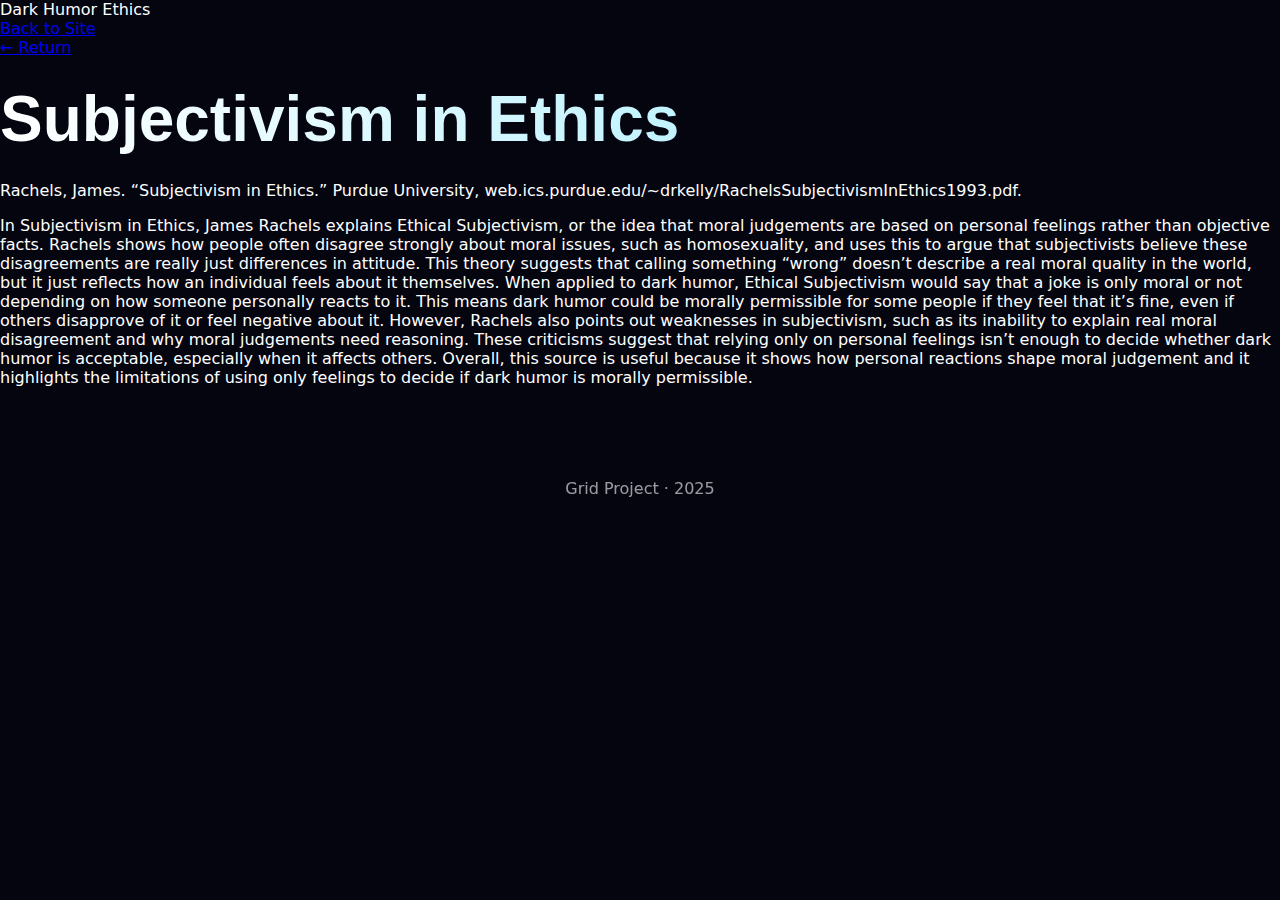
<file: subjectivism.html>
<!DOCTYPE html>
<html lang="en">
<head>
  <meta charset="UTF-8">
  <meta name="viewport" content="width=device-width, initial-scale=1.0">
  <title>Subjectivism — Dark Humor Ethics</title>

  <link rel="preconnect" href="https://fonts.googleapis.com">
  <link rel="preconnect" href="https://fonts.gstatic.com" crossorigin>
  <link href="https://fonts.googleapis.com/css2?family=Inter:wght@400;500;600&family=Space+Grotesk:wght@600;700&display=swap" rel="stylesheet">

  <link rel="stylesheet" href="style.css">
</head>

<body>

  <header class="topbar">
    <div class="brand">
      <span class="brandDot"></span>
      <span class="brandText">Dark Humor Ethics</span>
    </div>
    <nav class="topnav">
      <a href="index.html#subjectivism" class="navLink nav-subj">Back to Site</a>
    </nav>
  </header>

  <main class="pageShell">
    <section class="detailCard" style="--accent: var(--subj);">
      <div class="backRow">
        <a class="backLink" href="index.html#subjectivism">← Return</a>
      </div>

      <h1 class="detailTitle">Subjectivism in Ethics</h1>
      <p class="detailMeta">Rachels, James. “Subjectivism in Ethics.” Purdue University, web.ics.purdue.edu/~drkelly/RachelsSubjectivismInEthics1993.pdf.</p>

      <p>
        In Subjectivism in Ethics, James Rachels explains Ethical Subjectivism, or the idea that moral judgements are based on personal feelings rather than objective facts. Rachels shows how people often disagree strongly about moral issues, such as homosexuality, and uses this to argue that subjectivists believe these disagreements are really just differences in attitude. This theory suggests that calling something “wrong” doesn’t describe a real moral quality in the world, but it just reflects how an individual feels about it themselves. When applied to dark humor, Ethical Subjectivism would say that a joke is only moral or not depending on how someone personally reacts to it. This means dark humor could be morally permissible for some people if they feel that it’s fine, even if others disapprove of it or feel negative about it. However, Rachels also points out weaknesses in subjectivism, such as its inability to explain real moral disagreement and why moral judgements need reasoning. These criticisms suggest that relying only on personal feelings isn’t enough to decide whether dark humor is acceptable, especially when it affects others. Overall, this source is useful because it shows how personal reactions shape moral judgement and it highlights the limitations of using only feelings to decide if dark humor is morally permissible.
      </p>
    </section>
  </main>

  <footer>
    <p>Grid Project · 2025</p>
  </footer>

</body>
</html>
</file>
<file: style.css>
html {
  scroll-behavior: smooth;
}

body {
  margin: 0;
  background: #050510;
  color: #ffffff;
  font-family: 'DM Sans', system-ui, sans-serif;
}

/* ---------------- HERO ---------------- */

.hero-section {
  min-height: 100vh;
  display: flex;
  align-items: center;
  justify-content: center;
  padding: 120px 20px;
  text-align: center;
  background: radial-gradient(circle at top, #1a1aff, #050510 65%);
}

.hero-content {
  max-width: 800px;
}

.accent-label {
  color: #ff4ecd;
  text-transform: uppercase;
  letter-spacing: 3px;
  font-weight: 700;
  font-size: 0.8rem;
}

h1 {
  font-family: 'Outfit', sans-serif;
  font-size: 4rem;
  margin: 25px 0;
  background: linear-gradient(90deg, #ffffff, #8be9ff);
  -webkit-background-clip: text;
  -webkit-text-fill-color: transparent;
}

.hero-subtitle {
  font-size: 1.25rem;
  color: #cfd3ff;
  margin-bottom: 50px;
}

.cta-button {
  display: inline-block;
  padding: 18px 40px;
  border-radius: 999px;
  background: linear-gradient(90deg, #00f0ff, #7cff6b);
  color: #000;
  font-weight: 700;
  text-decoration: none;
  font-family: 'Outfit', sans-serif;
  box-shadow: 0 15px 40px rgba(0, 240, 255, 0.5);
  transition: transform 0.25s, box-shadow 0.25s;
}

.cta-button:hover {
  transform: translateY(-4px);
  box-shadow: 0 25px 60px rgba(0, 240, 255, 0.8);
}

/* ---------------- NAV ---------------- */

.sticky-nav {
  position: sticky;
  top: 20px;
  display: flex;
  justify-content: center;
  gap: 14px;
  padding: 20px;
  z-index: 10;
}

.sticky-nav a {
  padding: 10px 22px;
  border-radius: 999px;
  background: rgba(255,255,255,0.08);
  color: white;
  text-decoration: none;
  font-size: 0.9rem;
  backdrop-filter: blur(10px);
  transition: all 0.25s;
}

.sticky-nav a:hover {
  background: #00f0ff;
  color: #000;
  box-shadow: 0 0 25px rgba(0,240,255,0.7);
}

/* ---------------- MAIN STACK ---------------- */

.stack {
  max-width: 900px;
  margin: auto;
  padding: 120px 20px;
}

/* ---------------- CARDS ---------------- */

.card {
  border-radius: 40px;
  padding: 70px;
  margin-bottom: 120px;
  backdrop-filter: blur(14px);
  box-shadow: 0 40px 90px rgba(0,0,0,0.6);
  position: relative;
}

.card h2 {
  font-family: 'Outfit', sans-serif;
  font-size: 2.8rem;
  margin-bottom: 10px;
}

.tag {
  font-size: 0.75rem;
  letter-spacing: 2px;
  text-transform: uppercase;
  font-weight: 700;
  opacity: 0.85;
}

.citation {
  opacity: 0.7;
  font-style: italic;
  margin: 15px 0 35px;
}

/* ---------------- COLOR SECTIONS ---------------- */

.utilitarianism {
  background: linear-gradient(135deg, #0047ff, #00d4ff);
}

.kant {
  background: linear-gradient(135deg, #7b2cff, #ff4ecd);
}

.subjectivism {
  background: linear-gradient(135deg, #00c896, #7cff6b);
}

.psychology {
  background: linear-gradient(135deg, #ff9f1c, #ff4ecd);
}

.defense {
  background: linear-gradient(135deg, #ffffff, #d4d4ff);
  color: #000;
}

.defense .citation,
.defense p {
  color: #111;
}

/* ---------------- VERDICT ---------------- */

.verdict-section {
  border-radius: 50px;
  padding: 100px 60px;
  text-align: center;
  background: linear-gradient(135deg, #ff4ecd, #7b2cff);
  box-shadow: 0 40px 90px rgba(255,78,205,0.6);
}

.verdict-section h2 {
  font-size: 3.5rem;
}

.verdict-section p {
  font-size: 1.25rem;
  max-width: 700px;
  margin: 20px auto;
}

/* ---------------- FOOTER ---------------- */

footer {
  text-align: center;
  padding: 60px;
  opacity: 0.6;
}

/* ---------------- MOBILE ---------------- */

@media (max-width: 768px) {
  h1 {
    font-size: 2.6rem;
  }

  .card {
    padding: 40px;
    border-radius: 30px;
  }

  .card h2 {
    font-size: 2rem;
  }
}
</file>
